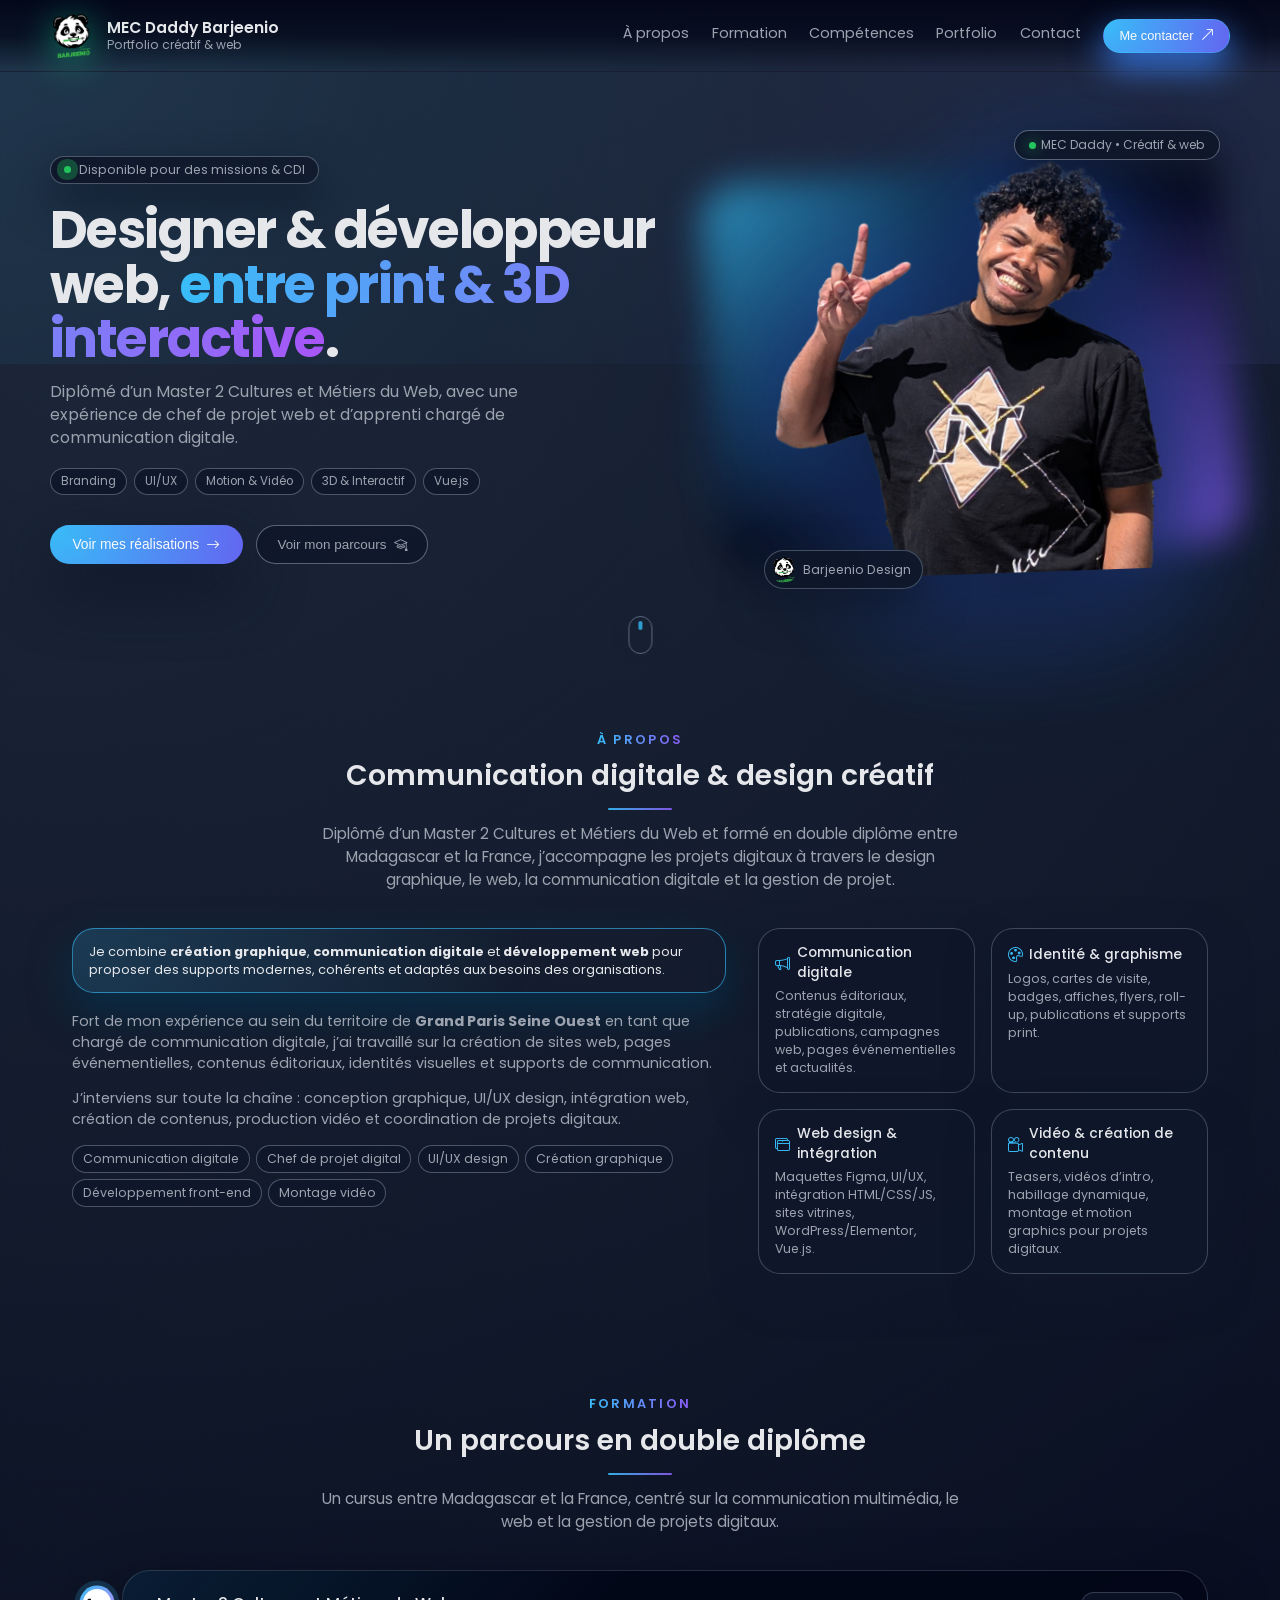
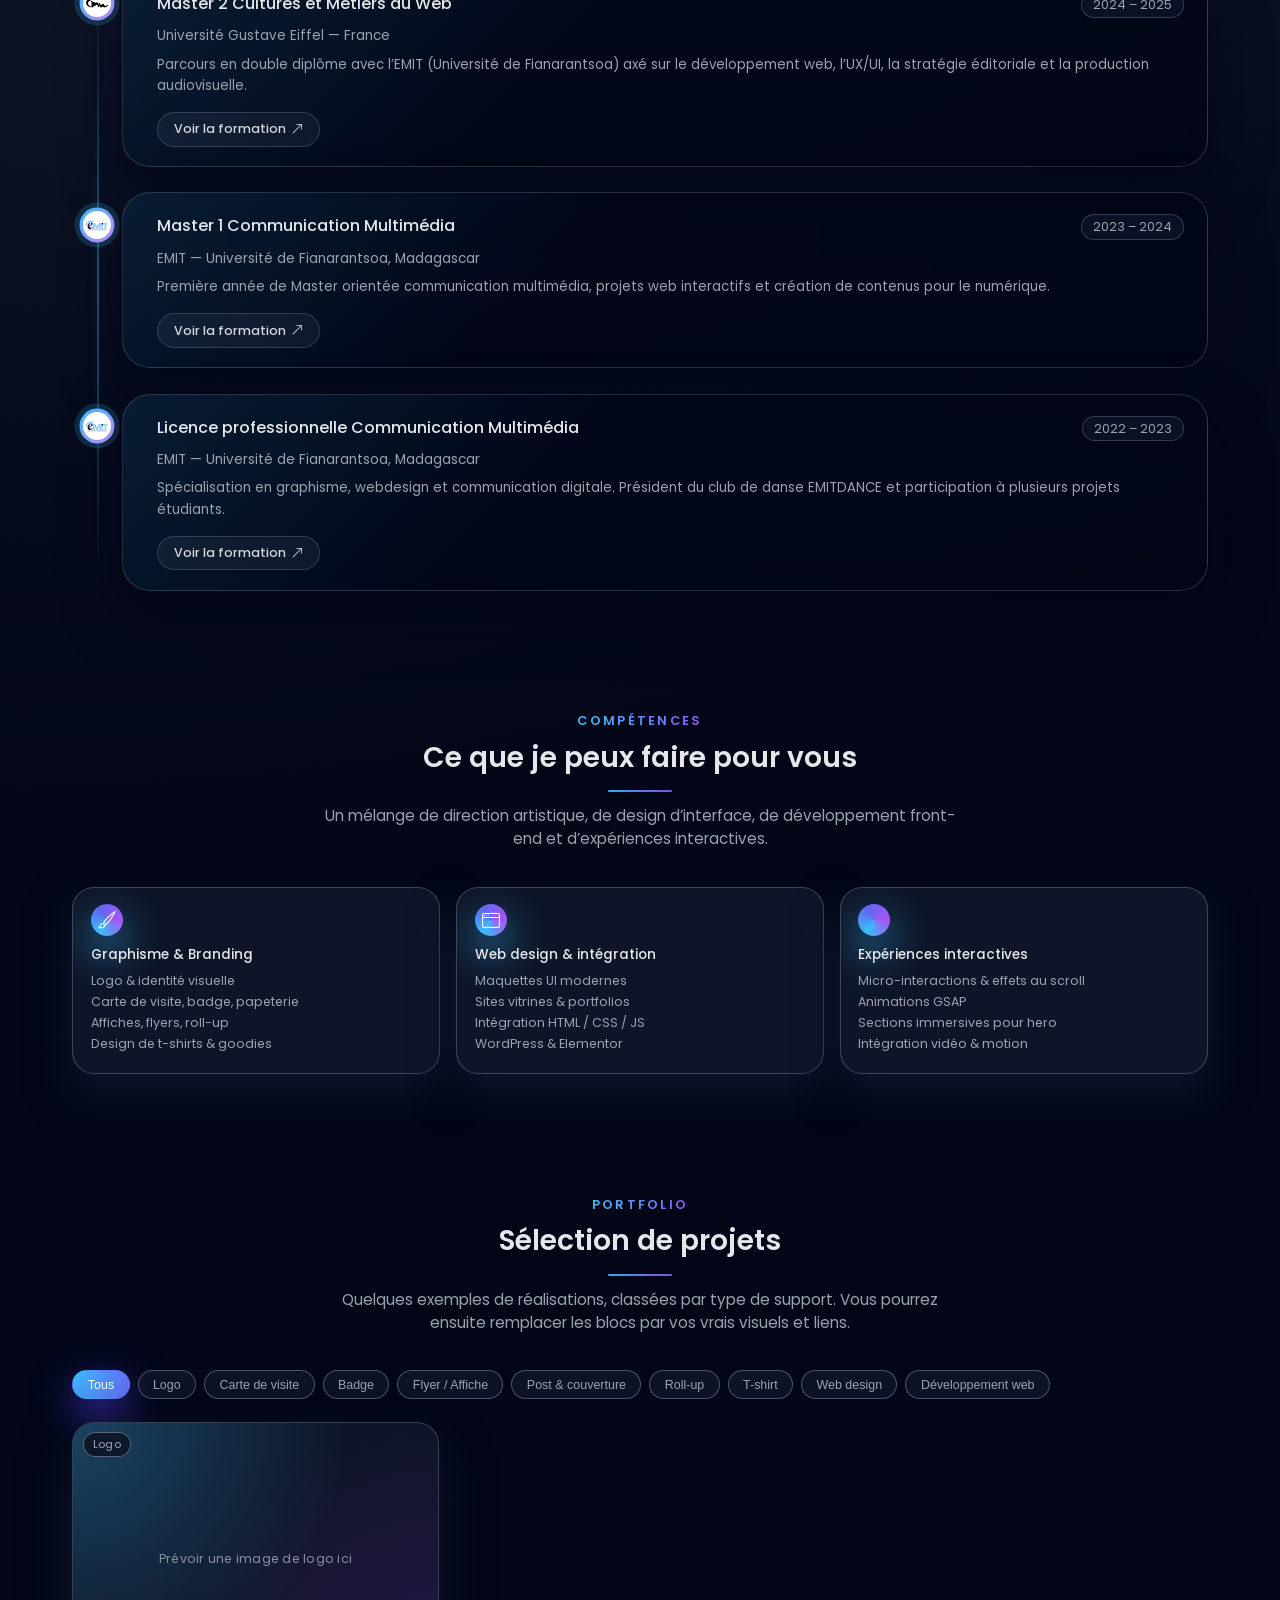
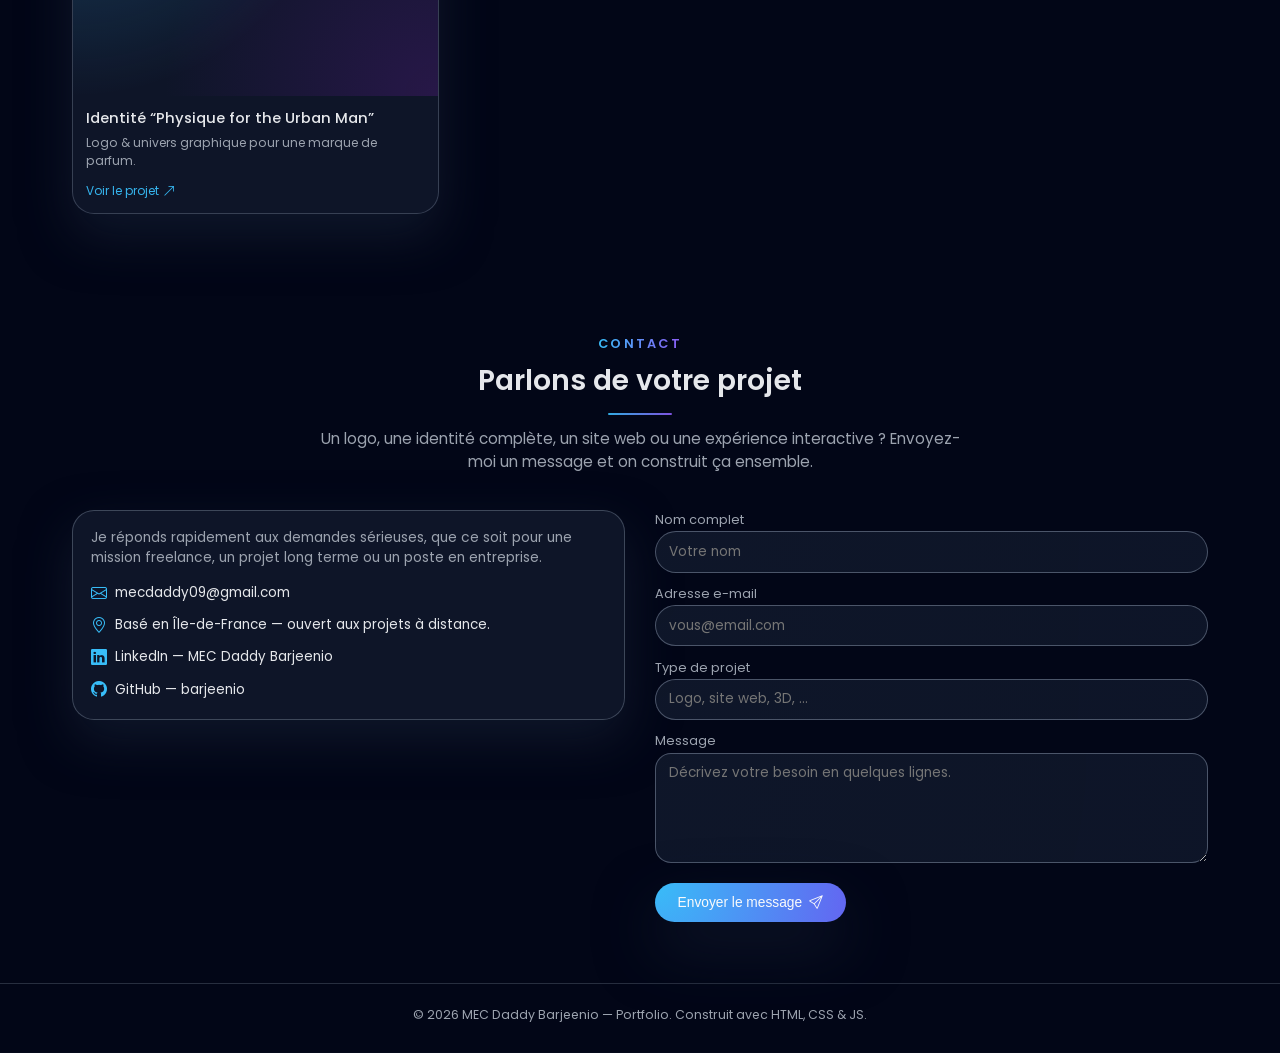
<file: index.html>
<!DOCTYPE html>
<html lang="fr">
    <head>
        <meta charset="UTF-8" />
        <meta name="viewport" content="width=device-width, initial-scale=1.0" />
        <title>MEC Daddy Barjeenio | Portfolio</title>

        <!-- Google Fonts -->
        <link
            href="https://fonts.googleapis.com/css2?family=Poppins:wght@300;400;500;600;700&display=swap"
            rel="stylesheet"
        />

        <!-- ICONES -->
        <link
            rel="stylesheet"
            href="https://cdn.jsdelivr.net/npm/bootstrap-icons@1.11.3/font/bootstrap-icons.css"
        />

        <style>
            :root {
                --bg: #020617;
                --bg-alt: #050816;
                --card: rgba(15, 23, 42, 0.94);
                --card-soft: rgba(15, 23, 42, 0.8);
                --accent: #38bdf8;
                --accent-2: #8b5cf6;
                --accent-soft: rgba(56, 189, 248, 0.15);
                --text: #e5e7eb;
                --muted: #9ca3af;
                --border: rgba(148, 163, 184, 0.35);
                --radius-lg: 22px;
                --radius-xl: 32px;
                --shadow-soft: 0 26px 60px rgba(15, 23, 42, 0.95);
                --max-width: 1180px;
            }

            * {
                margin: 0;
                padding: 0;
                box-sizing: border-box;
            }

            html {
                scroll-behavior: smooth;
            }

            body {
                font-family: "Poppins", system-ui, -apple-system,
                    BlinkMacSystemFont, sans-serif;
                background: radial-gradient(
                        circle at top left,
                        #1e293b 0,
                        transparent 55%
                    ),
                    radial-gradient(circle at 80% -10%, #0f172a 0, #020617 55%);
                color: var(--text);
                min-height: 100vh;
                overflow-x: hidden;
            }

            a {
                color: inherit;
                text-decoration: none;
            }

            img {
                max-width: 100%;
                display: block;
            }

            .wrapper {
                max-width: var(--max-width);
                margin: 0 auto;
                padding: 0 1.4rem;
            }

            /* ========== NAVBAR ========== */
            header {
                position: sticky;
                top: 0;
                z-index: 50;
                backdrop-filter: blur(18px);
                background: linear-gradient(
                    to bottom,
                    rgba(2, 6, 23, 0.95),
                    rgba(2, 6, 23, 0.75),
                    transparent
                );
                border-bottom: 1px solid rgba(148, 163, 184, 0.15);
            }

            .nav {
                display: flex;
                align-items: center;
                justify-content: space-between;
                padding: 0.85rem 0;
            }

            .nav-logo {
                display: flex;
                align-items: center;
                gap: 0.8rem;
            }

            .nav-logo-img {
                width: 44px;
                height: 44px;
                object-fit: contain;
                filter: drop-shadow(0 8px 18px rgba(16, 185, 129, 0.7));
            }

            .nav-title {
                display: flex;
                flex-direction: column;
                line-height: 1.2;
            }

            .nav-title span:first-child {
                font-size: 0.98rem;
                font-weight: 600;
            }

            .nav-title span:last-child {
                font-size: 0.76rem;
                color: var(--muted);
            }

            .nav-links {
                display: flex;
                align-items: center;
                gap: 1.4rem;
                font-size: 0.9rem;
            }

            .nav-links a {
                color: var(--muted);
                position: relative;
                padding-bottom: 0.25rem;
            }

            .nav-links a::after {
                content: "";
                position: absolute;
                left: 50%;
                bottom: 0;
                width: 0;
                height: 2px;
                border-radius: 999px;
                background: linear-gradient(90deg, #38bdf8, #8b5cf6);
                transform: translateX(-50%);
                transition: width 0.22s ease;
            }

            .nav-links a:hover {
                color: var(--text);
            }

            .nav-links a:hover::after {
                width: 100%;
            }

            .nav-cta {
                padding: 0.5rem 0.95rem;
                border-radius: 999px;
                background: radial-gradient(circle at 0 0, #38bdf8, #6366f1);
                font-size: 0.8rem;
                font-weight: 500;
                border: 1px solid rgba(56, 189, 248, 0.4);
                color: #f9fafb;
                box-shadow: 0 14px 34px rgba(59, 130, 246, 0.9);
                cursor: pointer;
                display: inline-flex;
                align-items: center;
                gap: 0.4rem;
                position: relative;
                overflow: hidden;
            }

            .nav-cta::before {
                content: "";
                position: absolute;
                inset: 0;
                background: linear-gradient(
                    120deg,
                    rgba(255, 255, 255, 0.18),
                    transparent 40%,
                    transparent 60%,
                    rgba(255, 255, 255, 0.18)
                );
                opacity: 0;
                transform: translateX(-100%);
                transition: opacity 0.3s ease, transform 0.3s ease;
            }

            .nav-cta:hover::before {
                opacity: 1;
                transform: translateX(100%);
            }

            .nav-cta i {
                font-size: 0.9rem;
            }

            @media (max-width: 720px) {
                .nav-links {
                    display: none;
                }
            }

            /* ========== HERO ========== */
            .hero {
                display: grid;
                grid-template-columns: minmax(0, 1.25fr) minmax(0, 1.05fr);
                gap: 2.8rem;
                align-items: center;
                padding: 3rem 0 4.4rem;
                position: relative;
            }

            .hero::before {
                content: "";
                position: absolute;
                inset: -8rem -25vw auto;
                height: 420px;
                background: radial-gradient(
                        circle at 10% 0,
                        rgba(56, 189, 248, 0.16),
                        transparent 55%
                    ),
                    radial-gradient(
                        circle at 90% -10%,
                        rgba(129, 140, 248, 0.18),
                        transparent 60%
                    );
                opacity: 0.7;
                z-index: -1;
            }

            .hero-left {
                position: relative;
            }

            .hero-badge {
                display: inline-flex;
                align-items: center;
                gap: 0.5rem;
                padding: 0.25rem 0.8rem;
                border-radius: 999px;
                background: linear-gradient(
                    120deg,
                    rgba(15, 23, 42, 0.96),
                    rgba(15, 23, 42, 0.8)
                );
                border: 1px solid rgba(148, 163, 184, 0.45);
                margin-bottom: 1.2rem;
                font-size: 0.78rem;
                color: var(--muted);
                box-shadow: 0 18px 45px rgba(15, 23, 42, 0.95);
            }

            .hero-badge-dot {
                width: 7px;
                height: 7px;
                border-radius: 999px;
                background: #22c55e;
                box-shadow: 0 0 0 7px rgba(34, 197, 94, 0.3);
            }

            .hero-title {
                font-size: clamp(2.4rem, 4.2vw, 3.25rem);
                line-height: 1.05;
                margin-bottom: 0.85rem;
                letter-spacing: -0.03em;
            }

            .hero-title span {
                background: linear-gradient(90deg, #38bdf8, #a855f7);
                -webkit-background-clip: text;
                color: transparent;
            }

            .hero-subtitle {
                font-size: 0.98rem;
                color: var(--muted);
                max-width: 520px;
                margin-bottom: 1.2rem;
            }

            .hero-tags {
                display: flex;
                flex-wrap: wrap;
                gap: 0.45rem;
                margin-bottom: 1.9rem;
            }

            .hero-tag {
                font-size: 0.74rem;
                padding: 0.22rem 0.62rem;
                border-radius: 999px;
                border: 1px solid rgba(148, 163, 184, 0.45);
                background: linear-gradient(
                    135deg,
                    rgba(15, 23, 42, 0.92),
                    rgba(15, 23, 42, 0.85)
                );
                color: var(--muted);
                position: relative;
                overflow: hidden;
            }

            .hero-tag::after {
                content: "";
                position: absolute;
                inset: 0;
                background: radial-gradient(
                    circle at 0 0,
                    rgba(56, 189, 248, 0.25),
                    transparent 55%
                );
                opacity: 0;
                transition: opacity 0.2s ease;
            }

            .hero-tag:hover::after {
                opacity: 1;
            }

            .hero-actions {
                display: flex;
                flex-wrap: wrap;
                gap: 0.85rem;
                align-items: center;
            }

            .btn-primary {
                padding: 0.75rem 1.4rem;
                border-radius: 999px;
                border: none;
                background: radial-gradient(circle at 0 0, #38bdf8, #6366f1);
                color: #f9fafb;
                font-size: 0.86rem;
                font-weight: 500;
                cursor: pointer;
                display: inline-flex;
                align-items: center;
                gap: 0.45rem;
                box-shadow: var(--shadow-soft);
                position: relative;
                overflow: hidden;
            }

            .btn-primary::before {
                content: "";
                position: absolute;
                inset: 0;
                background: linear-gradient(
                    120deg,
                    rgba(255, 255, 255, 0.2),
                    transparent 45%,
                    transparent 55%,
                    rgba(255, 255, 255, 0.2)
                );
                transform: translateX(-100%);
                opacity: 0;
                transition: transform 0.35s ease, opacity 0.35s ease;
            }

            .btn-primary:hover::before {
                transform: translateX(100%);
                opacity: 1;
            }

            .btn-ghost {
                padding: 0.7rem 1.25rem;
                border-radius: 999px;
                border: 1px solid rgba(148, 163, 184, 0.55);
                background: linear-gradient(
                    135deg,
                    rgba(15, 23, 42, 0.96),
                    rgba(15, 23, 42, 0.88)
                );
                color: var(--muted);
                font-size: 0.84rem;
                display: inline-flex;
                align-items: center;
                gap: 0.45rem;
                cursor: pointer;
            }

            /* Scroll pour explorer CENTRÉ */
            .hero-scroll {
                position: absolute;
                bottom: 0.4rem;
                left: 50%;
                transform: translateX(-50%);
                display: inline-flex;
                align-items: center;
                gap: 0.6rem;
                font-size: 0.78rem;
                color: var(--muted);
                opacity: 0.8;
                padding: 0.6rem 1.1rem;
                border-radius: 999px;
                backdrop-filter: blur(8px);
            }

            .hero-scroll span {
                width: 24px;
                height: 38px;
                border-radius: 999px;
                border: 1px solid rgba(148, 163, 184, 0.7);
                display: flex;
                align-items: flex-start;
                justify-content: center;
                padding-top: 4px;
            }

            .hero-scroll span::after {
                content: "";
                width: 4px;
                height: 9px;
                border-radius: 999px;
                background: #38bdf8;
                animation: scroll-dot 1.3s ease-in-out infinite;
            }

            @keyframes scroll-dot {
                0% {
                    transform: translateY(0);
                    opacity: 1;
                }
                100% {
                    transform: translateY(14px);
                    opacity: 0;
                }
            }

            /* HERO – colonne droite */
            .hero-right {
                position: relative;
                min-height: 380px;
                display: flex;
                align-items: center;
                justify-content: center;
                padding: 1.4rem 0 2rem;
                overflow: visible;
            }

            .hero-photo-aura {
                position: absolute;
                width: 120%;
                max-width: 520px;
                aspect-ratio: 4 / 3;
                border-radius: 40px;
                background: radial-gradient(
                        circle at 0% 0%,
                        rgba(56, 189, 248, 0.8),
                        transparent 55%
                    ),
                    radial-gradient(
                        circle at 100% 100%,
                        rgba(139, 92, 246, 0.9),
                        transparent 55%
                    ),
                    radial-gradient(
                        circle at 50% 120%,
                        rgba(15, 23, 42, 1),
                        #020617 80%
                    );
                filter: blur(18px);
                opacity: 0.9;
                transform: translateY(8px) rotate(-4deg);
                z-index: 0;
            }

            .hero-portrait-aura {
                position: relative;
                z-index: 1;
                width: min(420px, 90%);
                height: auto;
                display: block;
                transform: translateY(6px) rotate(-2deg);
                transform-origin: center;
                filter: drop-shadow(0 26px 60px rgba(15, 23, 42, 0.95))
                    drop-shadow(0 0 40px rgba(37, 99, 235, 0.6));
                transition: transform 0.35s ease, filter 0.35s ease;
            }

            .hero-right:hover .hero-portrait-aura {
                transform: translateY(0) rotate(0deg);
                filter: drop-shadow(0 36px 80px rgba(15, 23, 42, 1))
                    drop-shadow(0 0 55px rgba(56, 189, 248, 0.7));
            }

            /* Pill en haut à droite */
            .hero-pill {
                position: absolute;
                top: 10px;
                right: 10px;
                padding: 0.32rem 0.85rem;
                font-size: 0.76rem;
                border-radius: 999px;
                border: 1px solid rgba(148, 163, 184, 0.55);
                background: rgba(15, 23, 42, 0.94);
                color: var(--muted);
                display: inline-flex;
                align-items: center;
                gap: 0.35rem;
                backdrop-filter: blur(12px);
                box-shadow: 0 14px 40px rgba(15, 23, 42, 0.95);
                z-index: 2;
            }

            .hero-pill-dot {
                width: 7px;
                height: 7px;
                border-radius: 999px;
                background: #22c55e;
                box-shadow: 0 0 14px rgba(34, 197, 94, 0.9);
                display: inline-block;
            }

            /* Badge logo en bas à gauche */
            .hero-logo-badge {
                position: absolute;
                left: 10%;
                bottom: 10px;
                padding: 0.35rem 0.7rem 0.35rem 0.4rem;
                border-radius: 999px;
                background: rgba(15, 23, 42, 0.96);
                border: 1px solid rgba(148, 163, 184, 0.4);
                display: inline-flex;
                align-items: center;
                gap: 0.35rem;
                font-size: 0.78rem;
                color: var(--muted);
                backdrop-filter: blur(12px);
                box-shadow: 0 16px 44px rgba(15, 23, 42, 0.95);
                z-index: 2;
            }

            .hero-logo-badge img {
                width: 26px;
                height: 26px;
                object-fit: contain;
                border-radius: 999px;
            }

            @media (max-width: 980px) {
                .hero {
                    grid-template-columns: minmax(0, 1fr);
                }

                .hero-left {
                    order: 2;
                }

                .hero-right {
                    order: 1;
                    min-height: 320px;
                }

                .hero-photo-aura {
                    width: 115%;
                    border-radius: 32px;
                }

                .hero-portrait-aura {
                    width: min(360px, 88%);
                }

                .hero-logo-badge {
                    left: 50%;
                    transform: translateX(-50%);
                    bottom: 6px;
                }

                .hero-scroll {
                    position: static;
                    margin: 1.8rem auto 0;
                    transform: none;
                }
            }

            @media (max-width: 640px) {
                .hero {
                    padding-top: 2.4rem;
                }
                .hero-title {
                    font-size: 2.1rem;
                }
            }

            /* ========== SECTIONS GÉNÉRIQUES ========== */
            section {
                padding: 3.8rem 0;
                position: relative;
            }

            .section-header {
                display: flex;
                flex-direction: column;
                gap: 0.35rem;
                margin-bottom: 2.3rem;
            }

            .section-header.center {
                text-align: center;
                align-items: center;
                max-width: 720px;
                margin-left: auto;
                margin-right: auto;
            }

            .section-kicker {
                font-size: 0.8rem;
                text-transform: uppercase;
                letter-spacing: 0.18em;
                background: linear-gradient(90deg, #38bdf8, #8b5cf6);
                -webkit-background-clip: text;
                color: transparent;
                font-weight: 600;
            }

            .section-title {
                font-size: clamp(1.6rem, 2.2vw, 1.9rem);
                font-weight: 600;
            }

            .section-header.center .section-title::after {
                content: "";
                display: block;
                width: 64px;
                height: 2px;
                border-radius: 999px;
                margin: 0.7rem auto 0;
                background: linear-gradient(90deg, #38bdf8, #8b5cf6);
                opacity: 0.9;
            }

            .section-desc {
                font-size: 0.95rem;
                color: var(--muted);
                max-width: 640px;
                margin-top: 0.4rem;
            }

            /* ========== ABOUT ========== */
            .about-grid {
                display: grid;
                grid-template-columns: minmax(0, 1.6fr) minmax(0, 1.1fr);
                gap: 2rem;
                align-items: flex-start;
            }

            .about-text p {
                font-size: 0.9rem;
                color: var(--muted);
                margin-bottom: 0.9rem;
            }

            .about-highlight {
                padding: 0.85rem 1rem;
                border-radius: var(--radius-lg);
                background: radial-gradient(
                    circle at 0 0,
                    rgba(56, 189, 248, 0.18),
                    transparent 70%
                );
                border: 1px solid rgba(56, 189, 248, 0.6);
                font-size: 0.8rem;
                margin-bottom: 1.1rem;
                box-shadow: 0 18px 40px rgba(8, 47, 73, 0.9);
            }

            .about-tags {
                display: flex;
                flex-wrap: wrap;
                gap: 0.4rem;
                margin-top: 0.5rem;
            }

            .about-tag {
                padding: 0.25rem 0.6rem;
                border-radius: 999px;
                border: 1px solid rgba(148, 163, 184, 0.45);
                font-size: 0.78rem;
                color: var(--muted);
                background: linear-gradient(
                    135deg,
                    rgba(15, 23, 42, 0.96),
                    rgba(15, 23, 42, 0.85)
                );
            }

            .about-cards {
                display: grid;
                grid-template-columns: repeat(2, minmax(0, 1fr));
                gap: 1rem;
            }

            .about-card {
                padding: 0.9rem 1rem;
                border-radius: var(--radius-lg);
                background: var(--card);
                border: 1px solid rgba(148, 163, 184, 0.35);
                box-shadow: 0 18px 40px rgba(15, 23, 42, 0.98);
                font-size: 0.8rem;
                position: relative;
                overflow: hidden;
            }

            .about-card::before {
                content: "";
                position: absolute;
                inset: -40%;
                background: radial-gradient(
                    circle at 0 0,
                    rgba(56, 189, 248, 0.25),
                    transparent 60%
                );
                opacity: 0;
                transform: translate3d(-12px, -8px, 0);
                transition: opacity 0.4s ease, transform 0.4s ease;
                pointer-events: none;
            }

            .about-card:hover::before {
                opacity: 1;
                transform: translate3d(0, 0, 0);
            }

            .about-card-title {
                display: flex;
                align-items: center;
                gap: 0.4rem;
                margin-bottom: 0.25rem;
                font-weight: 500;
                font-size: 0.86rem;
            }

            .about-card-title i {
                font-size: 0.95rem;
                color: var(--accent);
            }

            .about-card small {
                color: var(--muted);
                font-size: 0.78rem;
            }

            /* ========== FORMATION ========== */
            /* ========== FORMATION ========== */
            .formation-timeline {
                position: relative;
                padding-left: 3.1rem; /* espace exact pour centrer */
                display: grid;
                gap: 1.6rem;
                isolation: isolate;
            }

            /* Ligne verticale */
            .formation-timeline::before {
                content: "";
                position: absolute;
                left: 1.55rem; /* EXACTEMENT centré par rapport aux points */
                top: 0;
                bottom: 0;
                width: 2px;
                background: linear-gradient(
                    180deg,
                    rgba(148, 163, 184, 0),
                    rgba(56, 189, 248, 0.55),
                    rgba(148, 163, 184, 0)
                );
                opacity: 0.8;
                filter: drop-shadow(0 0 6px rgba(56, 189, 248, 0.4));
            }

            /* Carte */
            .formation-item {
                position: relative;
                padding: 1.25rem 1.4rem 1.2rem 2.1rem;
                border-radius: calc(var(--radius-lg) + 6px);
                background: linear-gradient(
                        135deg,
                        rgba(56, 189, 248, 0.12),
                        transparent 40%
                    ),
                    rgba(2, 6, 23, 0.88);
                border: 1px solid rgba(148, 163, 184, 0.25);
                box-shadow: 0 24px 55px rgba(2, 6, 23, 0.75);
                backdrop-filter: blur(12px);
                transition: transform 0.25s ease, border-color 0.25s ease;
            }

            /* Logo centré dans le cercle */
            .formation-icon {
                position: absolute;
                left: -1.6rem;
                top: 1.99rem;
                transform: translate(-50%, -50%);
                width: calc(35px * 0.8); /* 75% du cercle → responsive */
                height: calc(35px * 0.8);
                z-index: 4;
            }

            .formation-icon img {
                width: 100%;
                height: 100%;
                object-fit: contain; /* ne déforme pas l'image */
                border-radius: 50%; /* reste rond */
                overflow: hidden; /* empêche tout débordement */
            }

            /* POINT PRINCIPAL (un peu plus petit) */
            .formation-item::before {
                content: "";
                position: absolute;
                left: -1.6rem;
                top: 1.99rem;
                width: 35px; /* ton nouveau cercle */
                height: 35px;
                border-radius: 50%;
                background: linear-gradient(135deg, #38bdf8, #c084fc);
                box-shadow: 0 0 0 5px rgba(56, 189, 248, 0.18);
                transform: translate(-50%, -50%);
                z-index: 3;
            }
            /* PETIT CERCLE INTÉRIEUR – glow violet */

            /* Hover */
            .formation-item:hover {
                transform: translateX(6px);
                border-color: rgba(56, 189, 248, 0.6);
            }

            /* HEADER DES CARTES */
            .formation-top {
                display: flex;
                justify-content: space-between;
                gap: 0.6rem;
                align-items: baseline;
                margin-bottom: 0.55rem;
            }

            .formation-title {
                font-weight: 500;
                font-size: 1rem;
            }

            /* ANNEE */
            .formation-year {
                font-size: 0.78rem;
                padding: 0.18rem 0.7rem;
                border-radius: 999px;
                background: rgba(15, 23, 42, 0.7);
                border: 1px solid rgba(148, 163, 184, 0.3);
                color: var(--muted);
            }

            /* TEXTES */
            .formation-school {
                font-size: 0.84rem;
                color: var(--muted);
                margin-bottom: 0.45rem;
            }

            .formation-desc {
                font-size: 0.83rem;
                color: var(--muted);
                line-height: 1.6;
            }

            /* BOUTON PREMIUM */
            .formation-btn {
                display: inline-flex;
                align-items: center;
                gap: 0.35rem;
                margin-top: 1rem;
                padding: 0.45rem 1rem;
                border-radius: 999px;
                font-size: 0.78rem;
                font-weight: 500;
                color: rgba(248, 250, 252, 0.85);
                background: rgba(148, 163, 184, 0.08);
                border: 1px solid rgba(148, 163, 184, 0.25);
                transition: 0.25s ease;
            }

            .formation-btn:hover {
                color: var(--accent);
                border-color: rgba(56, 189, 248, 0.45);
                background: rgba(56, 189, 248, 0.08);
                transform: translateX(4px);
            }

            @media (max-width: 640px) {
                .formation-timeline {
                    padding-left: 2.4rem;
                }

                .formation-timeline::before {
                    left: 1.2rem;
                }

                .formation-item {
                    padding-left: 1.8rem;
                }

                .formation-item::before,
                .formation-item::after {
                    left: 1.2rem;
                }
            }

            /* ========== SERVICES / COMPÉTENCES ========== */
            .services-grid {
                display: grid;
                grid-template-columns: repeat(3, minmax(0, 1fr));
                gap: 1rem;
            }

            .service-card {
                padding: 1.05rem 1.1rem;
                border-radius: var(--radius-lg);
                background: var(--card);
                border: 1px solid rgba(148, 163, 184, 0.35);
                box-shadow: 0 20px 45px rgba(15, 23, 42, 1);
                font-size: 0.85rem;
                position: relative;
                overflow: hidden;
            }

            .service-card::before {
                content: "";
                position: absolute;
                inset: -40%;
                background: radial-gradient(
                    circle at 0 0,
                    rgba(56, 189, 248, 0.16),
                    transparent 60%
                );
                opacity: 0;
                transform: translate3d(-8px, -8px, 0);
                transition: opacity 0.4s ease, transform 0.4s ease;
            }

            .service-card:hover::before {
                opacity: 1;
                transform: translate3d(0, 0, 0);
            }

            .service-icon {
                width: 32px;
                height: 32px;
                border-radius: 999px;
                background: conic-gradient(
                    from 210deg,
                    #38bdf8,
                    #6366f1,
                    #a855f7,
                    #38bdf8
                );
                display: flex;
                align-items: center;
                justify-content: center;
                color: #f9fafb;
                font-size: 1.1rem;
                margin-bottom: 0.55rem;
                box-shadow: 0 16px 40px rgba(56, 189, 248, 0.8);
            }

            .service-title {
                font-weight: 500;
                margin-bottom: 0.25rem;
            }

            .service-list {
                margin-top: 0.4rem;
                color: var(--muted);
                font-size: 0.78rem;
            }

            .service-list li {
                list-style: none;
                margin-bottom: 0.2rem;
            }

            /* ========== PORTFOLIO ========== */
            .portfolio-controls {
                display: flex;
                flex-wrap: wrap;
                gap: 0.5rem;
                margin-bottom: 1.4rem;
            }

            .filter-btn {
                padding: 0.4rem 0.9rem;
                border-radius: 999px;
                border: 1px solid rgba(148, 163, 184, 0.45);
                background: var(--card-soft);
                font-size: 0.78rem;
                color: var(--muted);
                cursor: pointer;
                transition: all 0.2s ease;
            }

            .filter-btn.active {
                background: radial-gradient(circle at 0 0, #38bdf8, #6366f1);
                color: #f9fafb;
                border-color: transparent;
                box-shadow: 0 16px 40px rgba(67, 56, 202, 0.95);
            }

            .portfolio-grid {
                display: grid;
                grid-template-columns: repeat(3, minmax(0, 1fr));
                gap: 1.15rem;
            }

            .portfolio-item {
                border-radius: var(--radius-lg);
                background: var(--card);
                border: 1px solid rgba(148, 163, 184, 0.3);
                overflow: hidden;
                display: flex;
                flex-direction: column;
                box-shadow: 0 22px 50px rgba(15, 23, 42, 1);
                transition: transform 0.25s ease, box-shadow 0.25s ease,
                    border-color 0.25s ease, background 0.25s ease;
                position: relative;
            }

            .portfolio-item:hover {
                transform: translateY(-7px);
                border-color: rgba(56, 189, 248, 0.8);
                background: linear-gradient(
                    145deg,
                    rgba(15, 23, 42, 1),
                    rgba(15, 23, 42, 0.96)
                );
                box-shadow: 0 26px 60px rgba(15, 23, 42, 1.05);
            }

            .portfolio-thumb {
                position: relative;
                aspect-ratio: 4 / 3;
                background: radial-gradient(
                        circle at 0 0,
                        rgba(56, 189, 248, 0.28),
                        transparent 60%
                    ),
                    radial-gradient(
                        circle at 100% 100%,
                        rgba(88, 28, 135, 0.34),
                        transparent 60%
                    );
                display: flex;
                align-items: center;
                justify-content: center;
                font-size: 0.78rem;
                color: var(--muted);
                letter-spacing: 0.02em;
            }

            .portfolio-thumb span {
                opacity: 0.85;
            }

            .portfolio-chip {
                position: absolute;
                top: 0.6rem;
                left: 0.6rem;
                padding: 0.18rem 0.55rem;
                border-radius: 999px;
                font-size: 0.7rem;
                background: rgba(15, 23, 42, 0.96);
                border: 1px solid rgba(148, 163, 184, 0.55);
                color: var(--muted);
                backdrop-filter: blur(10px);
            }

            .portfolio-body {
                padding: 0.75rem 0.8rem 0.8rem;
                font-size: 0.82rem;
                display: flex;
                flex-direction: column;
                gap: 0.32rem;
            }

            .portfolio-body h3 {
                font-size: 0.92rem;
                font-weight: 500;
            }

            .portfolio-meta {
                font-size: 0.76rem;
                color: var(--muted);
            }

            .portfolio-links {
                margin-top: 0.45rem;
                display: flex;
                gap: 0.7rem;
                font-size: 0.75rem;
            }

            .portfolio-link {
                display: inline-flex;
                align-items: center;
                gap: 0.25rem;
                color: var(--accent);
                opacity: 0.95;
            }

            .portfolio-link i {
                font-size: 0.8rem;
            }

            .hidden {
                display: none !important;
            }

            /* ========== CONTACT ========== */
            .contact-grid {
                display: grid;
                grid-template-columns: minmax(0, 1.1fr) minmax(0, 1.1fr);
                gap: 1.9rem;
                align-items: flex-start;
            }

            .contact-card {
                padding: 1.05rem 1.1rem;
                border-radius: var(--radius-lg);
                background: var(--card);
                border: 1px solid rgba(148, 163, 184, 0.35);
                font-size: 0.86rem;
                box-shadow: 0 20px 50px rgba(15, 23, 42, 1);
            }

            .contact-card p {
                color: var(--muted);
                font-size: 0.86rem;
                margin-bottom: 0.8rem;
            }

            .contact-list {
                list-style: none;
                display: grid;
                gap: 0.45rem;
                font-size: 0.84rem;
            }

            .contact-list li {
                display: flex;
                align-items: center;
                gap: 0.5rem;
            }

            .contact-list i {
                color: var(--accent);
                font-size: 1rem;
            }

            form {
                display: grid;
                gap: 0.7rem;
                font-size: 0.85rem;
            }

            label {
                font-size: 0.8rem;
                color: var(--muted);
                margin-bottom: 0.15rem;
                display: inline-block;
            }

            input,
            textarea {
                width: 100%;
                padding: 0.6rem 0.8rem;
                border-radius: 999px;
                border: 1px solid rgba(148, 163, 184, 0.45);
                background: radial-gradient(
                    circle at 0 0,
                    rgba(15, 23, 42, 0.96),
                    rgba(15, 23, 42, 0.9)
                );
                color: var(--text);
                font-family: inherit;
                font-size: 0.85rem;
                outline: none;
            }

            textarea {
                border-radius: 16px;
                min-height: 110px;
                resize: vertical;
            }

            input:focus,
            textarea:focus {
                border-color: var(--accent);
                box-shadow: 0 0 0 1px rgba(56, 189, 248, 0.4);
            }

            .contact-submit {
                justify-self: flex-start;
                margin-top: 0.2rem;
            }

            /* ========== FOOTER ========== */
            footer {
                border-top: 1px solid rgba(148, 163, 184, 0.25);
                padding: 1.4rem 0 1.8rem;
                font-size: 0.78rem;
                color: var(--muted);
                text-align: center;
            }

            footer a {
                color: var(--accent);
            }

            /* ========== RESPONSIVE GRID ========== */
            @media (max-width: 980px) {
                .about-grid {
                    grid-template-columns: minmax(0, 1fr);
                }

                .services-grid {
                    grid-template-columns: repeat(2, minmax(0, 1fr));
                }

                .portfolio-grid {
                    grid-template-columns: repeat(2, minmax(0, 1fr));
                }

                .contact-grid {
                    grid-template-columns: minmax(0, 1fr);
                }
            }

            @media (max-width: 640px) {
                .services-grid {
                    grid-template-columns: minmax(0, 1fr);
                }

                .about-cards {
                    grid-template-columns: minmax(0, 1fr);
                }

                .portfolio-grid {
                    grid-template-columns: minmax(0, 1fr);
                }

                .formation-timeline {
                    padding-left: 1rem;
                }
            }
        </style>
    </head>

    <body>
        <!-- HEADER / NAV -->
        <header>
            <div class="wrapper nav">
                <div class="nav-logo">
                    <img
                        src="assets/img/logo-barjeenio.png"
                        alt="Logo Barjeenio Design"
                        class="nav-logo-img"
                    />
                    <div class="nav-title">
                        <span>MEC Daddy Barjeenio</span>
                        <span>Portfolio créatif & web</span>
                    </div>
                </div>
                <nav class="nav-links">
                    <a href="#about">À propos</a>
                    <a href="#formation">Formation</a>
                    <!-- lien vers la section -->
                    <a href="#services">Compétences</a>
                    <a href="#portfolio">Portfolio</a>
                    <a href="#contact">Contact</a>
                    <button
                        class="nav-cta"
                        onclick="document.querySelector('#contact')?.scrollIntoView({behavior:'smooth'})"
                    >
                        Me contacter <i class="bi bi-arrow-up-right"></i>
                    </button>
                </nav>
            </div>
        </header>

        <main>
            <!-- HERO -->
            <section class="wrapper hero">
                <div class="hero-left">
                    <div class="hero-badge">
                        <div class="hero-badge-dot"></div>
                        Disponible pour des missions & CDI
                    </div>
                    <h1 class="hero-title">
                        Designer & développeur web,
                        <span>entre print & 3D interactive</span>.
                    </h1>
                    <p class="hero-subtitle">
                        Diplômé d’un Master 2 Cultures et Métiers du Web, avec
                        une expérience de chef de projet web et d’apprenti
                        chargé de communication digitale.
                    </p>

                    <div class="hero-tags">
                        <span class="hero-tag">Branding</span>
                        <span class="hero-tag">UI/UX</span>
                        <span class="hero-tag">Motion & Vidéo</span>
                        <span class="hero-tag">3D & Interactif</span>
                        <span class="hero-tag">Vue.js</span>
                    </div>

                    <div class="hero-actions">
                        <button
                            class="btn-primary"
                            onclick="document.querySelector('#portfolio')?.scrollIntoView({behavior:'smooth'})"
                        >
                            Voir mes réalisations
                            <i class="bi bi-arrow-right"></i>
                        </button>
                        <button
                            class="btn-ghost"
                            onclick="document.querySelector('#formation')?.scrollIntoView({behavior:'smooth'})"
                        >
                            Voir mon parcours
                            <i class="bi bi-mortarboard"></i>
                        </button>
                    </div>
                </div>

                <div class="hero-right">
                    <div class="hero-pill">
                        <span class="hero-pill-dot"></span>
                        MEC Daddy • Créatif & web
                    </div>

                    <div class="hero-photo-aura"></div>

                    <img
                        src="assets/img/daddy-portrait.png"
                        alt="MEC Daddy Barjeenio – Portrait"
                        class="hero-portrait-aura"
                    />

                    <div class="hero-logo-badge">
                        <img
                            src="assets/img/logo-barjeenio.png"
                            alt="Logo Barjeenio Design"
                        />
                        <span>Barjeenio Design</span>
                    </div>
                </div>

                <div class="hero-scroll">
                    <span></span>
                </div>
            </section>

            <!-- ABOUT -->
            <section id="about">
                <div class="wrapper">
                    <div class="section-header center">
                        <span class="section-kicker">À propos</span>
                        <h2 class="section-title">
                            Communication digitale & design créatif
                        </h2>
                        <p class="section-desc">
                            Diplômé d’un Master 2 Cultures et Métiers du Web et
                            formé en double diplôme entre Madagascar et la
                            France, j’accompagne les projets digitaux à travers
                            le design graphique, le web, la communication
                            digitale et la gestion de projet.
                        </p>
                    </div>

                    <div class="about-grid">
                        <div class="about-text">
                            <div class="about-highlight">
                                Je combine <strong>création graphique</strong>,
                                <strong>communication digitale</strong>
                                et <strong>développement web</strong> pour
                                proposer des supports modernes, cohérents et
                                adaptés aux besoins des organisations.
                            </div>

                            <p>
                                Fort de mon expérience au sein du territoire de
                                <strong>Grand Paris Seine Ouest</strong> en tant
                                que chargé de communication digitale, j’ai
                                travaillé sur la création de sites web, pages
                                événementielles, contenus éditoriaux, identités
                                visuelles et supports de communication.
                            </p>
                            <p>
                                J’interviens sur toute la chaîne : conception
                                graphique, UI/UX design, intégration web,
                                création de contenus, production vidéo et
                                coordination de projets digitaux.
                            </p>

                            <div class="about-tags">
                                <span class="about-tag"
                                    >Communication digitale</span
                                >
                                <span class="about-tag"
                                    >Chef de projet digital</span
                                >
                                <span class="about-tag">UI/UX design</span>
                                <span class="about-tag"
                                    >Création graphique</span
                                >
                                <span class="about-tag"
                                    >Développement front-end</span
                                >
                                <span class="about-tag">Montage vidéo</span>
                            </div>
                        </div>

                        <div class="about-cards">
                            <div class="about-card">
                                <div class="about-card-title">
                                    <i class="bi bi-megaphone"></i>
                                    Communication digitale
                                </div>
                                <small>
                                    Contenus éditoriaux, stratégie digitale,
                                    publications, campagnes web, pages
                                    événementielles et actualités.
                                </small>
                            </div>

                            <div class="about-card">
                                <div class="about-card-title">
                                    <i class="bi bi-palette"></i> Identité &
                                    graphisme
                                </div>
                                <small>
                                    Logos, cartes de visite, badges, affiches,
                                    flyers, roll-up, publications et supports
                                    print.
                                </small>
                            </div>

                            <div class="about-card">
                                <div class="about-card-title">
                                    <i class="bi bi-window-stack"></i> Web
                                    design & intégration
                                </div>
                                <small>
                                    Maquettes Figma, UI/UX, intégration
                                    HTML/CSS/JS, sites vitrines,
                                    WordPress/Elementor, Vue.js.
                                </small>
                            </div>

                            <div class="about-card">
                                <div class="about-card-title">
                                    <i class="bi bi-camera-reels"></i> Vidéo &
                                    création de contenu
                                </div>
                                <small>
                                    Teasers, vidéos d’intro, habillage
                                    dynamique, montage et motion graphics pour
                                    projets digitaux.
                                </small>
                            </div>
                        </div>
                    </div>
                </div>
            </section>

            <!-- FORMATION -->
            <section id="formation">
                <div class="wrapper">
                    <div class="section-header center">
                        <span class="section-kicker">Formation</span>
                        <h2 class="section-title">
                            Un parcours en double diplôme
                        </h2>
                        <p class="section-desc">
                            Un cursus entre Madagascar et la France, centré sur
                            la communication multimédia, le web et la gestion de
                            projets digitaux.
                        </p>
                    </div>

                    <div class="formation-timeline">
                        <article
                            class="formation-item"
                            data-icon="assets/img/logo-cmw.png"
                        >
                            <div class="formation-top">
                                <h3 class="formation-title">
                                    Master 2 Cultures et Métiers du Web
                                </h3>
                                <span class="formation-year">2024 – 2025</span>
                            </div>
                            <p class="formation-school">
                                Université Gustave Eiffel — France
                            </p>
                            <p class="formation-desc">
                                Parcours en double diplôme avec l’EMIT
                                (Université de Fianarantsoa) axé sur le
                                développement web, l’UX/UI, la stratégie
                                éditoriale et la production audiovisuelle.
                            </p>
                            <a
                                href="https://mastercmw.com/"
                                class="formation-btn"
                            >
                                Voir la formation
                                <i class="bi bi-arrow-up-right"></i>
                            </a>
                        </article>

                        <article
                            class="formation-item"
                            data-icon="assets/img/logo-emit.png"
                        >
                            <div class="formation-top">
                                <h3 class="formation-title">
                                    Master 1 Communication Multimédia
                                </h3>
                                <span class="formation-year">2023 – 2024</span>
                            </div>
                            <p class="formation-school">
                                EMIT — Université de Fianarantsoa, Madagascar
                            </p>
                            <p class="formation-desc">
                                Première année de Master orientée communication
                                multimédia, projets web interactifs et création
                                de contenus pour le numérique.
                            </p>
                            <a
                                href="https://www.emit.mg/"
                                class="formation-btn"
                            >
                                Voir la formation
                                <i class="bi bi-arrow-up-right"></i>
                            </a>
                        </article>

                        <article
                            class="formation-item"
                            data-icon="assets/img/logo-emit.png"
                        >
                            <div class="formation-top">
                                <h3 class="formation-title">
                                    Licence professionnelle Communication
                                    Multimédia
                                </h3>
                                <span class="formation-year">2022 – 2023</span>
                            </div>
                            <p class="formation-school">
                                EMIT — Université de Fianarantsoa, Madagascar
                            </p>
                            <p class="formation-desc">
                                Spécialisation en graphisme, webdesign et
                                communication digitale. Président du club de
                                danse EMITDANCE et participation à plusieurs
                                projets étudiants.
                            </p>
                            <a
                                href="https://www.emit.mg/formations/communication-multimedia"
                                class="formation-btn"
                            >
                                Voir la formation
                                <i class="bi bi-arrow-up-right"></i>
                            </a>
                        </article>
                    </div>
                </div>
            </section>

            <!-- SERVICES / COMPÉTENCES -->
            <section id="services">
                <div class="wrapper">
                    <div class="section-header center">
                        <span class="section-kicker">Compétences</span>
                        <h2 class="section-title">
                            Ce que je peux faire pour vous
                        </h2>
                        <p class="section-desc">
                            Un mélange de direction artistique, de design
                            d’interface, de développement front-end et
                            d’expériences interactives.
                        </p>
                    </div>

                    <div class="services-grid">
                        <div class="service-card">
                            <div class="service-icon">
                                <i class="bi bi-brush"></i>
                            </div>
                            <div class="service-title">
                                Graphisme & Branding
                            </div>
                            <div class="service-list">
                                <ul>
                                    <li>Logo & identité visuelle</li>
                                    <li>Carte de visite, badge, papeterie</li>
                                    <li>Affiches, flyers, roll-up</li>
                                    <li>Design de t-shirts & goodies</li>
                                </ul>
                            </div>
                        </div>

                        <div class="service-card">
                            <div class="service-icon">
                                <i class="bi bi-window"></i>
                            </div>
                            <div class="service-title">
                                Web design & intégration
                            </div>
                            <div class="service-list">
                                <ul>
                                    <li>Maquettes UI modernes</li>
                                    <li>Sites vitrines & portfolios</li>
                                    <li>Intégration HTML / CSS / JS</li>
                                    <li>WordPress & Elementor</li>
                                </ul>
                            </div>
                        </div>

                        <div class="service-card">
                            <div class="service-icon">
                                <i class="bi bi-cube"></i>
                            </div>
                            <div class="service-title">
                                Expériences interactives
                            </div>
                            <div class="service-list">
                                <ul>
                                    <li>
                                        Micro-interactions & effets au scroll
                                    </li>
                                    <li>Animations GSAP</li>
                                    <li>Sections immersives pour hero</li>
                                    <li>Intégration vidéo & motion</li>
                                </ul>
                            </div>
                        </div>
                    </div>
                </div>
            </section>

            <!-- PORTFOLIO -->
            <section id="portfolio">
                <div class="wrapper">
                    <div class="section-header center">
                        <span class="section-kicker">Portfolio</span>
                        <h2 class="section-title">Sélection de projets</h2>
                        <p class="section-desc">
                            Quelques exemples de réalisations, classées par type
                            de support. Vous pourrez ensuite remplacer les blocs
                            par vos vrais visuels et liens.
                        </p>
                    </div>

                    <div class="portfolio-controls">
                        <button class="filter-btn active" data-filter="all">
                            Tous
                        </button>
                        <button class="filter-btn" data-filter="logo">
                            Logo
                        </button>
                        <button class="filter-btn" data-filter="carte">
                            Carte de visite
                        </button>
                        <button class="filter-btn" data-filter="badge">
                            Badge
                        </button>
                        <button class="filter-btn" data-filter="flyer">
                            Flyer / Affiche
                        </button>
                        <button class="filter-btn" data-filter="post">
                            Post & couverture
                        </button>
                        <button class="filter-btn" data-filter="rollup">
                            Roll-up
                        </button>
                        <button class="filter-btn" data-filter="tshirt">
                            T-shirt
                        </button>
                        <button class="filter-btn" data-filter="webdesign">
                            Web design
                        </button>
                        <button class="filter-btn" data-filter="dev">
                            Développement web
                        </button>
                    </div>

                    <div class="portfolio-grid">
                        <!-- exemples (à remplacer par tes vrais visuels) -->
                        <article class="portfolio-item" data-category="logo">
                            <div class="portfolio-thumb">
                                <span>Prévoir une image de logo ici</span>
                                <div class="portfolio-chip">Logo</div>
                            </div>
                            <div class="portfolio-body">
                                <h3>Identité “Physique for the Urban Man”</h3>
                                <p class="portfolio-meta">
                                    Logo & univers graphique pour une marque de
                                    parfum.
                                </p>
                                <div class="portfolio-links">
                                    <a href="#" class="portfolio-link">
                                        Voir le projet
                                        <i class="bi bi-arrow-up-right"></i>
                                    </a>
                                </div>
                            </div>
                        </article>

                        <!-- ... garde le reste de tes items identique ... -->
                    </div>
                </div>
            </section>

            <!-- CONTACT -->
            <section id="contact">
                <div class="wrapper">
                    <div class="section-header center">
                        <span class="section-kicker">Contact</span>
                        <h2 class="section-title">Parlons de votre projet</h2>
                        <p class="section-desc">
                            Un logo, une identité complète, un site web ou une
                            expérience interactive ? Envoyez-moi un message et
                            on construit ça ensemble.
                        </p>
                    </div>

                    <div class="contact-grid">
                        <div class="contact-card">
                            <p>
                                Je réponds rapidement aux demandes sérieuses,
                                que ce soit pour une mission freelance, un
                                projet long terme ou un poste en entreprise.
                            </p>

                            <ul class="contact-list">
                                <li>
                                    <i class="bi bi-envelope"></i>
                                    <span>mecdaddy09@gmail.com</span>
                                </li>
                                <li>
                                    <i class="bi bi-geo-alt"></i>
                                    <span>
                                        Basé en Île-de-France — ouvert aux
                                        projets à distance.
                                    </span>
                                </li>
                                <li>
                                    <i class="bi bi-linkedin"></i>
                                    <span>
                                        <a href="#" target="_blank">
                                            LinkedIn — MEC Daddy Barjeenio
                                        </a>
                                    </span>
                                </li>
                                <li>
                                    <i class="bi bi-github"></i>
                                    <span>
                                        <a href="#" target="_blank">
                                            GitHub — barjeenio
                                        </a>
                                    </span>
                                </li>
                            </ul>
                        </div>

                        <form>
                            <div>
                                <label for="name">Nom complet</label>
                                <input
                                    type="text"
                                    id="name"
                                    placeholder="Votre nom"
                                    required
                                />
                            </div>
                            <div>
                                <label for="email">Adresse e-mail</label>
                                <input
                                    type="email"
                                    id="email"
                                    placeholder="vous@email.com"
                                    required
                                />
                            </div>
                            <div>
                                <label for="type">Type de projet</label>
                                <input
                                    type="text"
                                    id="type"
                                    placeholder="Logo, site web, 3D, ..."
                                />
                            </div>
                            <div>
                                <label for="message">Message</label>
                                <textarea
                                    id="message"
                                    placeholder="Décrivez votre besoin en quelques lignes."
                                    required
                                ></textarea>
                            </div>
                            <button
                                type="submit"
                                class="btn-primary contact-submit"
                            >
                                Envoyer le message <i class="bi bi-send"></i>
                            </button>
                        </form>
                    </div>
                </div>
            </section>
        </main>

        <footer>
            <div class="wrapper">
                &copy; <span id="year"></span> MEC Daddy Barjeenio — Portfolio.
                Construit avec HTML, CSS &amp; JS.
            </div>
        </footer>

        <!-- LIB JS -->
        <script src="https://cdnjs.cloudflare.com/ajax/libs/gsap/3.12.5/gsap.min.js"></script>

        <script>
            document.querySelectorAll(".formation-item").forEach((item) => {
                const logo = item.getAttribute("data-icon"); // récupère le logo défini dans ton HTML
                if (!logo) return;

                const icon = document.createElement("div");
                icon.className = "formation-icon";
                icon.innerHTML = `<img src="${logo}" alt="icon">`;

                item.appendChild(icon);
            });
            document.getElementById("year").textContent =
                new Date().getFullYear();

            if (window.gsap) {
                gsap.from(".hero-badge", {
                    opacity: 0,
                    y: -10,
                    duration: 0.6,
                    delay: 0.1,
                });
                gsap.from(".hero-title", {
                    opacity: 0,
                    y: 22,
                    duration: 0.7,
                    delay: 0.2,
                });
                gsap.from(".hero-subtitle", {
                    opacity: 0,
                    y: 18,
                    duration: 0.7,
                    delay: 0.3,
                });
                gsap.from(".hero-tags .hero-tag", {
                    opacity: 0,
                    y: 12,
                    stagger: 0.05,
                    duration: 0.5,
                    delay: 0.4,
                });
                gsap.from(
                    ".hero-actions .btn-primary, .hero-actions .btn-ghost",
                    {
                        opacity: 0,
                        y: 18,
                        stagger: 0.1,
                        duration: 0.5,
                        delay: 0.55,
                    }
                );
                gsap.from(".hero-right", {
                    opacity: 0,
                    x: 44,
                    duration: 0.85,
                    delay: 0.25,
                });
            }

            // Filtre portfolio
            (function initPortfolioFilter() {
                const buttons = document.querySelectorAll(".filter-btn");
                const items = document.querySelectorAll(".portfolio-item");
                if (!buttons.length || !items.length) return;

                buttons.forEach((btn) => {
                    btn.addEventListener("click", () => {
                        const filter = btn.getAttribute("data-filter");
                        buttons.forEach((b) => b.classList.remove("active"));
                        btn.classList.add("active");

                        items.forEach((item) => {
                            const category =
                                item.getAttribute("data-category") || "";
                            if (filter === "all" || category.includes(filter)) {
                                item.classList.remove("hidden");
                            } else {
                                item.classList.add("hidden");
                            }
                        });
                    });
                });
            })();

            // Form demo
            (function initFormDemo() {
                const form = document.querySelector("#contact form");
                if (!form) return;
                form.addEventListener("submit", (e) => {
                    e.preventDefault();
                    alert(
                        "Merci pour votre message ! Vous pourrez connecter ce formulaire à un back-end (PHP, Node.js, Formspree, etc.)."
                    );
                    form.reset();
                });
            })();
        </script>
    </body>
</html>
</file>
